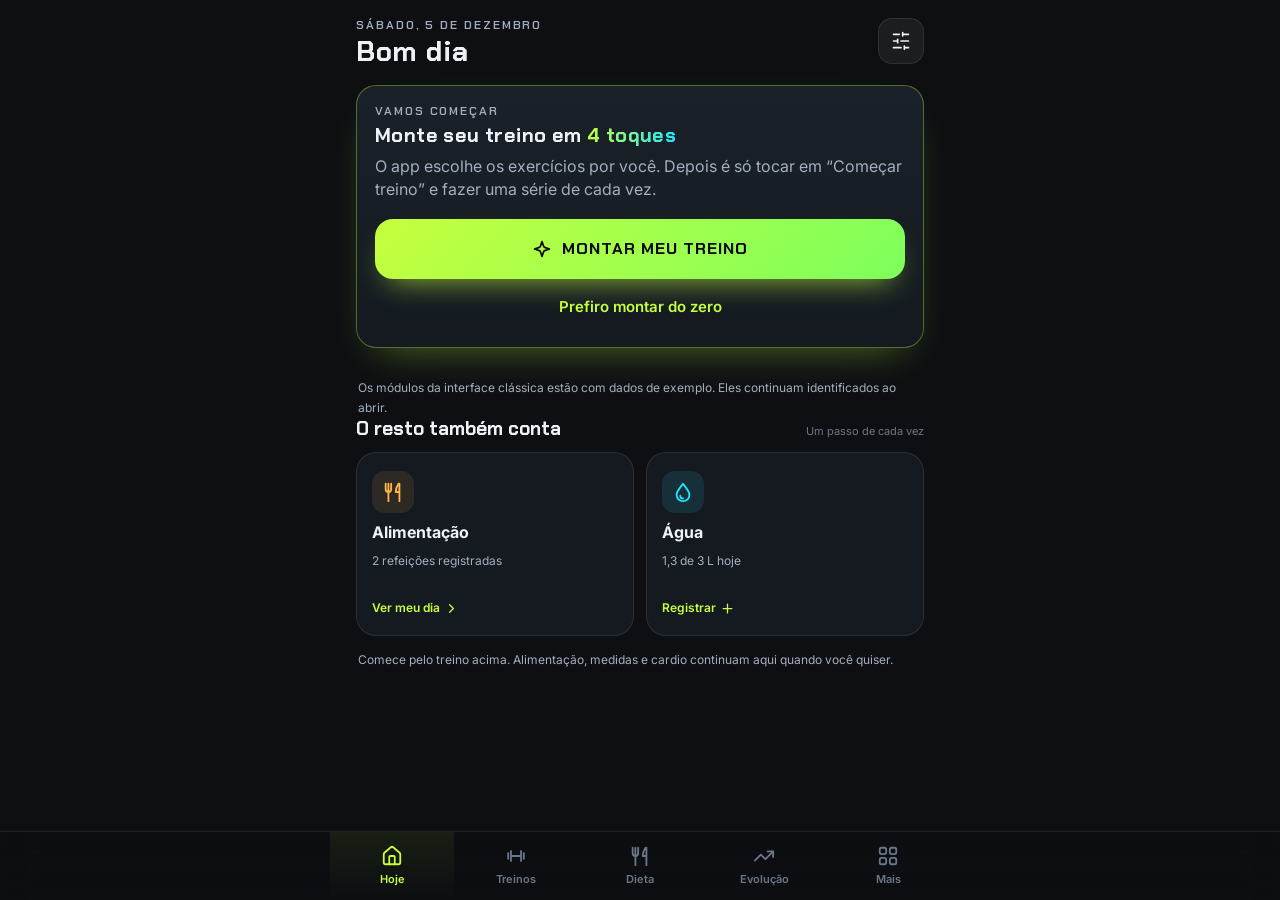
<file: app/simples/index.html>
<!DOCTYPE html>
<html lang="pt-BR">
<head>
<meta charset="UTF-8">
<script>
  /* /simples (sem barra no fim) → /simples/ , para os caminhos relativos funcionarem */
  if (/\/simples$/.test(location.pathname)) location.replace(location.pathname + '/' + location.search + location.hash);
</script>
<meta name="viewport" content="width=device-width, initial-scale=1, viewport-fit=cover">
<meta name="theme-color" content="#0d0f12">
<meta name="color-scheme" content="dark">
<meta name="mobile-web-app-capable" content="yes">
<meta name="apple-mobile-web-app-capable" content="yes">
<meta name="apple-mobile-web-app-status-bar-style" content="black-translucent">
<meta name="apple-mobile-web-app-title" content="PULSO">
<meta name="description" content="PULSO — treino guiado, alimentação, medidas e evolução. Uma rotina completa, um passo de cada vez.">
<title>PULSO · Treino, dieta e evolução</title>
<link rel="icon" href="data:image/svg+xml,%3Csvg xmlns='http://www.w3.org/2000/svg' viewBox='0 0 64 64'%3E%3Crect width='64' height='64' rx='16' fill='%230d0f12'/%3E%3Cpath d='M8 34h12l6-14 10 26 6-12h14' fill='none' stroke='%23c6ff3d' stroke-width='5' stroke-linecap='round' stroke-linejoin='round'/%3E%3C/svg%3E">
<link rel="manifest" href="manifest.webmanifest">
<link rel="apple-touch-icon" href="../icons/icon-192.png">
<link rel="preconnect" href="https://fonts.googleapis.com">
<link rel="preconnect" href="https://fonts.gstatic.com" crossorigin>
<link href="https://fonts.googleapis.com/css2?family=Chakra+Petch:wght@600;700&family=Inter:wght@400;500;600;700;800&display=swap" rel="stylesheet">
<link rel="stylesheet" href="estilo.css?v=3.1.0">
<link rel="stylesheet" href="rotina.css?v=3.1.0">
</head>
<body>
<div id="app"><div class="splash"><b>PULSO</b><small>Sua rotina</small></div></div>
<div id="camadas"></div>
<noscript><p style="padding:24px">O PULSO precisa de JavaScript ligado para funcionar.</p></noscript>

<script defer src="js/dados.js?v=3.1.0"></script>
<script defer src="js/fotos.js?v=3.1.0"></script>
<script defer src="js/util.js?v=3.1.0"></script>
<script defer src="js/estado.js?v=3.1.0"></script>
<script defer src="js/plano.js?v=3.1.0"></script>
<script defer src="js/treino.js?v=3.1.0"></script>
<script defer src="js/telas.js?v=3.1.0"></script>
<script defer src="js/rotina.js?v=3.1.0"></script>
<script defer src="js/app.js?v=3.1.0"></script>
</body>
</html>
</file>
<file: app/simples/estilo.css>
/* PULSO Simples — visual calmo: poucas cores, botões grandes, uma ação principal por tela */
:root{
  --bg:#0d0f12; --card:#151a21; --card2:#1b222b;
  --linha:rgba(255,255,255,.09); --linha2:rgba(255,255,255,.16);
  --texto:#eef2f7; --suave:#a3afbf; --fraco:#6b7687;
  --lima:#c6ff3d; --ciano:#22e4ff; --verm:#ff5470; --amar:#ffb547; --viol:#a78bfa;
  --r:20px;
  --display:'Chakra Petch','Inter',system-ui,sans-serif;
  --font:'Inter',system-ui,-apple-system,'Segoe UI',Roboto,sans-serif;
  --safe-t:env(safe-area-inset-top,0px); --safe-b:env(safe-area-inset-bottom,0px);
  --aba-h:66px;
}
*,*::before,*::after{box-sizing:border-box;margin:0;padding:0}
html{background:var(--bg);-webkit-text-size-adjust:100%}
body{font-family:var(--font);color:var(--texto);background:var(--bg);font-size:16px;line-height:1.45;min-height:100vh;min-height:100dvh;-webkit-font-smoothing:antialiased;-webkit-tap-highlight-color:transparent;overflow-x:hidden}
body::before{content:"";position:fixed;inset:0;z-index:-1;pointer-events:none;background:radial-gradient(520px 380px at -10% -8%,rgba(198,255,61,.09),transparent 60%),radial-gradient(520px 520px at 115% 105%,rgba(34,228,255,.07),transparent 62%)}
body.trava{overflow:hidden}
button{font:inherit;color:inherit;background:none;border:0;cursor:pointer;touch-action:manipulation;-webkit-user-select:none;user-select:none}
input{font:inherit;color:inherit}
h1,h2,h3{font-family:var(--display);letter-spacing:.02em;line-height:1.15}
.ic{width:20px;height:20px;flex-shrink:0}
.suave{color:var(--suave)} .fraco{color:var(--fraco)} .peq{font-size:13.5px} .centro{text-align:center}
.linha{display:flex;align-items:center;gap:10px} .cresce{flex:1;min-width:0}
.grade2{display:grid;grid-template-columns:1fr 1fr;gap:12px}
.olho{font:600 12px/1.2 var(--display);letter-spacing:.16em;text-transform:uppercase;color:var(--suave)}
.degrade{background:linear-gradient(90deg,var(--lima),var(--ciano));-webkit-background-clip:text;background-clip:text;color:transparent}
.splash{min-height:100dvh;display:grid;place-content:center;text-align:center;gap:4px;font-family:var(--display)}
.splash b{font-size:34px;letter-spacing:.3em}.splash small{color:var(--suave);letter-spacing:.3em;text-transform:uppercase;font-size:12px}

#app{max-width:520px;margin:0 auto;min-height:100dvh}

/* ---------- telas com abas ---------- */
.tela{padding:calc(18px + var(--safe-t)) 18px calc(var(--aba-h) + 30px + var(--safe-b));display:flex;flex-direction:column;gap:16px;animation:sobe .35s cubic-bezier(.2,.8,.2,1) both}
@keyframes sobe{from{opacity:0;transform:translateY(10px)}to{opacity:1;transform:none}}
.cab{display:flex;align-items:flex-start;justify-content:space-between;gap:12px}
.cab h1{font-size:28px;margin-top:4px}
.btn-icone{width:46px;height:46px;border-radius:14px;display:grid;place-items:center;background:rgba(255,255,255,.06);border:1px solid var(--linha);flex-shrink:0}
.btn-icone:active{transform:scale(.93)}
.abas{position:fixed;left:0;right:0;bottom:0;z-index:20;background:rgba(13,15,18,.92);-webkit-backdrop-filter:blur(16px);backdrop-filter:blur(16px);border-top:1px solid var(--linha);padding-bottom:var(--safe-b)}
.abas-in{display:grid;grid-template-columns:repeat(3,1fr);max-width:520px;margin:0 auto}
.aba{height:var(--aba-h);display:flex;flex-direction:column;align-items:center;justify-content:center;gap:3px;font-size:12.5px;font-weight:600;color:var(--fraco)}
.aba .ic{width:24px;height:24px}
.aba.on{color:var(--lima)}

/* ---------- cartões ---------- */
.cartao{background:var(--card);border:1px solid var(--linha);border-radius:var(--r);padding:18px}
.cartao.destaque{background:linear-gradient(180deg,#1a2129,#141a20);border-color:rgba(198,255,61,.35);box-shadow:0 18px 40px -22px rgba(198,255,61,.45)}
.cartao h2{font-size:20px}
.cartao h3{font-size:17px}
.titulo-sec{font:700 13px var(--display);letter-spacing:.14em;text-transform:uppercase;color:var(--suave);margin:6px 2px -4px}
.vazio{display:flex;flex-direction:column;align-items:center;gap:10px;text-align:center;color:var(--suave);padding:22px 10px}
.vazio .ic{width:34px;height:34px;color:var(--fraco)}

/* ---------- botões ---------- */
.btn{display:inline-flex;align-items:center;justify-content:center;gap:10px;min-height:50px;padding:0 18px;border-radius:15px;border:1px solid var(--linha2);background:rgba(255,255,255,.06);font-weight:600;font-size:15.5px;transition:transform .12s}
.btn:active{transform:scale(.97)}
.btn-pri{background:linear-gradient(135deg,var(--lima),#7dff5c);color:#0a0c0f;border:0;font-family:var(--display);font-weight:700;letter-spacing:.06em;text-transform:uppercase;font-size:16.5px;min-height:60px;border-radius:18px;box-shadow:0 14px 30px -14px rgba(198,255,61,.75)}
.btn-bloco{width:100%}
.btn-peq{min-height:40px;padding:0 14px;font-size:14px;border-radius:12px}
.btn-link{color:var(--lima);font-weight:600;font-size:15px;padding:10px 8px;min-height:44px;display:inline-flex;align-items:center;gap:6px;justify-content:center}
.btn-perigo{color:var(--verm);border-color:rgba(255,84,112,.4);background:rgba(255,84,112,.08)}
.btn[disabled]{opacity:.4;pointer-events:none}
.chip{padding:9px 15px;border-radius:999px;border:1px solid var(--linha);background:rgba(255,255,255,.04);font-weight:600;font-size:14px;color:var(--suave);white-space:nowrap;flex-shrink:0}
.chip.on{background:var(--lima);color:#0a0c0f;border-color:transparent}
.chips{display:flex;gap:8px;overflow-x:auto;scrollbar-width:none;margin:0 -18px;padding:2px 18px}
.chips::-webkit-scrollbar{display:none}
.chips.quebra{flex-wrap:wrap;overflow:visible;margin:0;padding:0}

/* ---------- fotos dos exercícios (2 quadros que se alternam) ---------- */
.foto{position:relative;overflow:hidden;background:#0b0f14}
.foto img{position:absolute;inset:0;width:100%;height:100%;object-fit:cover;-webkit-user-drag:none;user-select:none}
.foto.encaixa img{object-fit:contain}
.foto.anim .f1{opacity:0;animation:fx 2.8s ease-in-out infinite}
@keyframes fx{0%,34%{opacity:0}48%,84%{opacity:1}98%,100%{opacity:0}}
.foto.parada .f1{display:none}
.mini{position:relative;width:52px;height:52px;border-radius:14px;overflow:hidden;flex-shrink:0;border:1px solid var(--linha)}
.mini .foto{position:absolute;inset:0}
.minis{display:flex;gap:8px;flex-wrap:nowrap;overflow:hidden}
.minis .mais{width:52px;height:52px;border-radius:14px;display:grid;place-items:center;background:rgba(255,255,255,.06);font-weight:700;font-size:14px;color:var(--suave);flex-shrink:0}
.sem-foto{width:100%;height:100%;display:grid;place-items:center;color:var(--fraco)}

/* ---------- Hoje ---------- */
.semana{display:grid;grid-template-columns:repeat(7,1fr);gap:6px;margin:12px 0 10px}
.dia{display:flex;flex-direction:column;align-items:center;gap:6px;font-size:12px;font-weight:600;color:var(--fraco)}
.dia i{width:34px;height:34px;border-radius:50%;display:grid;place-items:center;border:2px solid var(--linha2);font-style:normal}
.dia i .ic{width:18px;height:18px}
.dia.feito i{background:var(--lima);border-color:var(--lima);color:#0a0c0f}
.dia.hoje{color:var(--texto)} .dia.hoje i{border-color:var(--lima)}
.selo{display:inline-flex;align-items:center;gap:6px;padding:5px 11px;border-radius:999px;background:rgba(255,181,71,.12);border:1px solid rgba(255,181,71,.35);color:var(--amar);font-weight:700;font-size:13px}
.selo .ic{width:16px;height:16px}
.proximo-nome{font-size:27px;margin:6px 0 2px}
.meta{display:flex;flex-wrap:wrap;gap:6px 16px;color:var(--suave);font-size:14px;margin:12px 0 16px}
.meta span{display:inline-flex;align-items:center;gap:6px}.meta .ic{width:16px;height:16px}
.dica{display:flex;gap:12px;align-items:flex-start;background:rgba(34,228,255,.07);border:1px solid rgba(34,228,255,.28);border-radius:16px;padding:14px;font-size:14.5px}
.dica .ic{color:var(--ciano);margin-top:2px}
.dica button{margin-top:8px;color:var(--ciano);font-weight:700;font-size:14px;min-height:36px}
.dica.compacta{align-items:center;padding:10px 12px;font-size:13.5px;line-height:1.35;gap:10px}
.dica.compacta .ic{margin-top:0}
.dica.compacta button{margin:0;padding:0 10px;min-height:36px;border-radius:10px;border:1px solid rgba(34,228,255,.4);flex-shrink:0}
.letra{width:46px;height:46px;border-radius:14px;display:grid;place-items:center;font:700 22px var(--display);background:rgba(198,255,61,.14);border:1px solid rgba(198,255,61,.4);color:var(--lima);flex-shrink:0}
.letra.gde{width:54px;height:54px;font-size:26px;border-radius:16px}

/* ---------- Plano ---------- */
.treino-card{display:flex;flex-direction:column;gap:12px;width:100%;text-align:left}
.treino-card .topo{display:flex;align-items:center;gap:14px}
.treino-card h3{font-size:19px}
.lista-ex{display:flex;flex-direction:column}
.ex-linha{display:flex;align-items:center;gap:12px;padding:12px 0;border-bottom:1px solid var(--linha);width:100%;text-align:left}
.ex-linha:last-child{border-bottom:0}
.ex-linha .nome{font-weight:600;font-size:15.5px;line-height:1.25}
.ex-linha .sub{color:var(--suave);font-size:13.5px}
.ex-linha .seta{color:var(--fraco)}
.edita{display:flex;align-items:center;gap:6px;flex-wrap:wrap;margin-top:8px}
.mini-stp{display:inline-flex;align-items:center;gap:2px;background:rgba(255,255,255,.05);border:1px solid var(--linha);border-radius:12px;padding:2px}
.mini-stp button{width:36px;height:36px;border-radius:10px;display:grid;place-items:center;font-size:20px;font-weight:700}
.mini-stp button:active{background:rgba(255,255,255,.1)}
.mini-stp span{min-width:56px;text-align:center;font-weight:700;font-size:14.5px}
.acao-mini{width:40px;height:40px;border-radius:12px;display:grid;place-items:center;background:rgba(255,255,255,.05);border:1px solid var(--linha)}
.acao-mini.perigo{color:var(--verm)}
.acao-mini[disabled]{opacity:.3;pointer-events:none}

/* ---------- folhas (janelas que sobem) ---------- */
#camadas{position:relative;z-index:60}
.folha-fundo{position:fixed;inset:0;background:rgba(5,7,10,.7);-webkit-backdrop-filter:blur(4px);backdrop-filter:blur(4px);display:flex;align-items:flex-end;justify-content:center;animation:esmaece .2s both}
@keyframes esmaece{from{opacity:0}to{opacity:1}}
.folha{width:100%;max-width:520px;max-height:92dvh;display:flex;flex-direction:column;background:#12171d;border:1px solid var(--linha2);border-bottom:0;border-radius:26px 26px 0 0;animation:sobe-folha .28s cubic-bezier(.2,.8,.2,1) both}
@keyframes sobe-folha{from{transform:translateY(40px);opacity:.4}to{transform:none;opacity:1}}
.folha-pega{width:42px;height:5px;border-radius:5px;background:var(--linha2);margin:10px auto 0;flex-shrink:0}
.folha-topo{display:flex;align-items:center;justify-content:space-between;gap:10px;padding:12px 18px 10px;flex-shrink:0}
.folha-topo h2{font-size:21px}
.folha-corpo{overflow-y:auto;padding:4px 18px calc(22px + var(--safe-b));display:flex;flex-direction:column;gap:14px;-webkit-overflow-scrolling:touch}
.folha-corpo>*{flex-shrink:0}
.folha-corpo .foto{border-radius:18px;aspect-ratio:3/2}
.rotulo{font:700 12px var(--display);letter-spacing:.14em;text-transform:uppercase;color:var(--suave)}
.etiqueta{display:inline-flex;padding:4px 10px;border-radius:999px;background:rgba(255,255,255,.07);font-size:13px;font-weight:600;color:var(--suave)}
.etiquetas{display:flex;flex-wrap:wrap;gap:6px}
.busca{width:100%;height:50px;border-radius:14px;border:1px solid var(--linha2);background:rgba(255,255,255,.05);padding:0 16px;font-size:16px}
.busca:focus,.campo-txt:focus,.stp-n:focus{outline:2px solid var(--lima);outline-offset:1px}
.campo-txt{width:100%;height:52px;border-radius:14px;border:1px solid var(--linha2);background:rgba(255,255,255,.05);padding:0 16px;font-size:17px}
.item-escolha{display:flex;align-items:center;gap:12px;padding:10px;border-radius:16px;border:1px solid var(--linha);background:rgba(255,255,255,.03);width:100%;text-align:left}
.item-escolha .mini{width:58px;height:58px}
.item-escolha.ja{opacity:.5}
.toast{position:fixed;left:50%;top:calc(14px + var(--safe-t));transform:translateX(-50%);max-width:calc(100% - 36px);background:#222b36;border:1px solid var(--linha2);border-radius:14px;padding:12px 18px;font-weight:600;font-size:14.5px;z-index:90;animation:sobe .25s both;box-shadow:0 14px 34px -10px rgba(0,0,0,.8)}

/* ---------- assistente (montar o treino) ---------- */
.tela-cheia{min-height:100dvh;display:flex;flex-direction:column;padding:calc(14px + var(--safe-t)) 18px calc(24px + var(--safe-b))}
.assist-topo{display:flex;align-items:center;gap:12px;height:48px}
.pontos{display:flex;gap:6px;flex:1;justify-content:center}
.pontos i{height:6px;flex:1;max-width:44px;border-radius:6px;background:var(--linha2)}
.pontos i.on{background:var(--lima)}
.assist-corpo{flex:1;display:flex;flex-direction:column;gap:14px;padding-top:18px;animation:sobe .3s both}
.assist-corpo h1{font-size:28px;line-height:1.15}
.opcoes{display:flex;flex-direction:column;gap:10px;margin-top:6px}
.opcao{display:flex;align-items:center;gap:14px;width:100%;text-align:left;padding:16px;border-radius:18px;background:var(--card);border:1.5px solid var(--linha);min-height:68px}
.opcao:active{transform:scale(.98)}
.opcao.on{border-color:var(--lima);background:rgba(198,255,61,.08)}
.opcao .ic-box{width:44px;height:44px;border-radius:13px;display:grid;place-items:center;background:rgba(198,255,61,.12);color:var(--lima);flex-shrink:0}
.opcao b{display:block;font-size:17px;line-height:1.2}
.opcao small{display:block;color:var(--suave);font-size:13.5px;margin-top:2px}
.grade-num{display:grid;grid-template-columns:repeat(auto-fit,minmax(70px,1fr));gap:10px}
.grade-num .opcao{flex-direction:column;justify-content:center;text-align:center;padding:18px 8px;gap:2px}
.grade-num .opcao b{font:700 30px var(--display)}
.grade-num .opcao small{margin:0}
.rodape-fixo{display:flex;flex-direction:column;gap:8px;padding:14px 0 4px;position:sticky;bottom:0;margin-top:auto;background:linear-gradient(180deg,rgba(13,15,18,0),var(--bg) 28%)}

/* ---------- treinando (uma coisa por vez) ---------- */
.treinando{height:100dvh;display:flex;flex-direction:column;max-width:520px;margin:0 auto}
.tr-topo{display:flex;align-items:center;gap:12px;padding:calc(10px + var(--safe-t)) 14px 8px;flex-shrink:0}
.tr-info{flex:1;min-width:0}
.tr-info b{display:block;font-size:14.5px}
.tr-barra{height:6px;border-radius:6px;background:var(--linha2);margin-top:6px;overflow:hidden}
.tr-barra i{display:block;height:100%;background:linear-gradient(90deg,var(--lima),var(--ciano));border-radius:6px;transition:width .4s}
.tr-tempo{font:700 16px var(--display);color:var(--suave);min-width:54px;text-align:right}
.tr-corpo{flex:1;overflow-y:auto;padding:4px 18px 12px;display:flex;flex-direction:column;gap:12px;-webkit-overflow-scrolling:touch}
.tr-foto{border-radius:20px;aspect-ratio:16/9;max-height:32dvh;width:100%;border:1px solid var(--linha);flex-shrink:0}
.tr-nome{font-size:24px;line-height:1.15}
.tr-como{background:rgba(255,255,255,.04);border:1px solid var(--linha);border-radius:14px;padding:12px 14px}
.tr-como summary{font-weight:700;font-size:14.5px;cursor:pointer;list-style:none;display:flex;align-items:center;justify-content:space-between}
.tr-como summary::-webkit-details-marker{display:none}
.tr-como p{margin-top:8px;color:var(--suave);font-size:15px}
.tr-base{flex-shrink:0;padding:12px 18px calc(14px + var(--safe-b));background:linear-gradient(180deg,rgba(13,15,18,0),#0d0f12 18%);border-top:1px solid var(--linha);display:flex;flex-direction:column;gap:10px}
.serie-tit{display:flex;align-items:center;justify-content:space-between;gap:10px}
.serie-tit b{font:700 19px var(--display)}
.bolinhas{display:flex;gap:6px;align-items:center}
.bolinhas i{width:12px;height:12px;border-radius:50%;background:var(--linha2)}
.bolinhas i.ok{background:var(--lima)}
.bolinhas i.atual{background:transparent;border:2px solid var(--lima)}
.campos{display:grid;gap:8px}
.campo{display:flex;align-items:center;justify-content:space-between;gap:10px;background:var(--card);border:1px solid var(--linha);border-radius:18px;padding:7px 8px 7px 16px}
.campo label{flex-shrink:0;width:88px;font:700 12px/1.25 var(--display);letter-spacing:.1em;color:var(--suave);text-align:left}
.stp{display:flex;align-items:center;justify-content:space-between;gap:2px;flex:1;max-width:236px}
.stp-b{width:54px;height:54px;border-radius:14px;font-size:28px;font-weight:700;display:grid;place-items:center;background:rgba(255,255,255,.07);flex-shrink:0}
.stp-b:active{background:rgba(198,255,61,.25)}
.stp-n{width:100%;min-width:0;text-align:center;font:700 32px var(--display);background:transparent;border:0;height:54px;border-radius:12px}
.dica-carga{font-size:13.5px;color:var(--suave);text-align:center;min-height:20px}
.dica-carga b{color:var(--lima)}
.fiz{display:flex;gap:6px;flex-wrap:wrap;justify-content:center}
.fiz .etiqueta{background:rgba(198,255,61,.12);color:var(--lima)}
.cronometro{font:700 64px var(--display);text-align:center;color:var(--lima);padding:8px 0;min-height:104px;display:grid;place-items:center}
.cronometro.prep{font-size:34px}

/* descanso */
.descanso{flex:1;min-height:0;overflow-y:auto;display:flex;flex-direction:column;align-items:center;justify-content:center;gap:18px;padding:12px 18px;text-align:center}
.descanso>*{flex-shrink:0}
.descanso .dica{width:100%;text-align:left}
.tr-base .btn{white-space:nowrap}
.anel{position:relative;width:min(62vw,250px,36dvh);aspect-ratio:1}
.anel svg{width:100%;height:100%;transform:rotate(-90deg)}
.anel circle{fill:none;stroke-width:9}
.anel .trilho{stroke:var(--linha2)} .anel .prog{stroke:var(--lima);stroke-linecap:round;transition:stroke-dashoffset .3s linear}
.anel-n{position:absolute;inset:0;display:grid;place-content:center;gap:2px}
.anel-n b{font:700 56px var(--display);line-height:1}
.anel-n small{color:var(--suave);font-weight:600;letter-spacing:.1em;text-transform:uppercase;font-size:12px}
.prox{display:flex;align-items:center;gap:12px;text-align:left;background:var(--card);border:1px solid var(--linha);border-radius:18px;padding:10px 14px 10px 10px;width:100%;max-width:400px}
.prox .mini{width:60px;height:60px}

/* resumo final */
.resumo{padding:calc(24px + var(--safe-t)) 18px calc(24px + var(--safe-b));min-height:100dvh;display:flex;flex-direction:column;gap:16px;animation:sobe .4s both}
.resumo h1{font-size:30px;text-align:center}
.estat3{display:grid;grid-template-columns:repeat(3,1fr);gap:10px}
.estat{background:var(--card);border:1px solid var(--linha);border-radius:16px;padding:14px 8px;text-align:center}
.estat b{display:block;font:700 26px var(--display)}
.estat small{color:var(--suave);font-size:12.5px}
.avanco{display:flex;align-items:center;justify-content:space-between;gap:10px;padding:10px 0;border-bottom:1px solid var(--linha);font-size:15px}
.avanco:last-child{border-bottom:0}
.sobe{color:var(--lima);font-weight:700;white-space:nowrap}
.confete{font-size:54px;text-align:center;line-height:1}

/* ---------- evolução ---------- */
.estats{display:grid;grid-template-columns:repeat(3,1fr);gap:10px}
.grafico{width:100%;height:auto;display:block}
.grafico .eixo{stroke:var(--linha2);stroke-width:1}
.grafico .linha{fill:none;stroke:var(--lima);stroke-width:3;stroke-linecap:round;stroke-linejoin:round}
.grafico .area{fill:rgba(198,255,61,.12)}
.grafico .ponto{fill:var(--lima)}
.grafico text{fill:var(--suave);font-size:11px;font-family:var(--font)}
.linha-hist{display:flex;align-items:center;gap:12px;padding:12px 0;border-bottom:1px solid var(--linha);width:100%;text-align:left}
.linha-hist:last-child{border-bottom:0}
.linha-hist .cresce b{display:block;font-size:15.5px}
.linha-hist small{color:var(--suave);font-size:13px}
.barras{display:flex;align-items:flex-end;gap:10px;height:96px;margin-top:10px}
.barra{flex:1;display:flex;flex-direction:column;align-items:center;justify-content:flex-end;gap:6px;height:100%}
.barra i{display:block;width:100%;border-radius:8px 8px 4px 4px;background:rgba(198,255,61,.25);min-height:4px}
.barra.cheia i{background:var(--lima)}
.barra small{font-size:11.5px;color:var(--fraco)}
.barra b{font-size:12.5px}

/* ---------- ajustes ---------- */
.ajuste{display:flex;align-items:center;justify-content:space-between;gap:12px;padding:12px 0;border-bottom:1px solid var(--linha)}
.ajuste:last-child{border-bottom:0}
.ajuste b{font-size:15.5px;display:block}
.interruptor{width:54px;height:32px;border-radius:32px;background:var(--linha2);position:relative;flex-shrink:0;transition:background .2s}
.interruptor::after{content:"";position:absolute;left:4px;top:4px;width:24px;height:24px;border-radius:50%;background:#fff;transition:transform .2s}
.interruptor.on{background:var(--lima)} .interruptor.on::after{transform:translateX(22px)}
.versao{text-align:center;color:var(--fraco);font-size:12.5px;padding:6px 0}

@media (prefers-reduced-motion:reduce){.tela,.assist-corpo,.resumo,.folha{animation:none}.foto.anim .f1{animation-duration:5s}}
@media (max-height:700px){.descanso{gap:12px}.descanso .dica{display:none}.anel-n b{font-size:44px}.tr-foto{max-height:24dvh}.stp-b{height:46px}.stp-n{height:46px;font-size:28px}.cronometro{font-size:52px}}
</file>
<file: app/simples/rotina.css>
﻿/* Rotina completa: mesma linguagem visual, com os recursos organizados por objetivo. */
.abas-in{grid-template-columns:repeat(5,minmax(0,1fr))}
.aba{font-size:11px;gap:5px;min-width:0;min-height:68px}
.aba.on{background:linear-gradient(180deg,rgba(198,255,61,.07),transparent)}
.aba .ic{width:22px;height:22px}
.rotina-titulo{display:flex;justify-content:space-between;align-items:baseline;gap:12px;margin-bottom:12px}
.rotina-titulo h2{font-size:19px;letter-spacing:0}
.rotina-titulo>span{color:var(--fraco);font-size:11px;text-align:right}
.rotina-grade{display:grid;grid-template-columns:1fr 1fr;gap:12px}
.rotina-atalho{display:flex;flex-direction:column;align-items:flex-start;text-align:left;gap:8px;background:var(--card);border:1px solid var(--linha);border-radius:20px;padding:18px 15px;min-height:184px}
.rotina-atalho>b{font-size:16px}.rotina-atalho>small{color:var(--suave);font-size:12px;line-height:1.5;flex:1}
.rotina-icone{width:42px;height:42px;border-radius:13px;display:inline-flex;align-items:center;justify-content:center;flex-shrink:0;background:rgba(198,255,61,.09);color:var(--lima)}
.rotina-icone .ic{width:22px;height:22px}.cor-dieta{color:#ffb547;background:rgba(255,181,71,.1)}.cor-agua{color:var(--ciano);background:rgba(34,228,255,.1)}
.rotina-link{display:flex;gap:4px;align-items:center;color:var(--lima);font-size:12px;font-weight:600}.rotina-link .ic{width:15px;height:15px}
.rotina-convite{font-size:12px;line-height:1.65;color:var(--suave);margin:14px 2px 0}
.rotina-proximo{display:flex;align-items:center;gap:12px;text-align:left;width:100%;padding:16px 14px;margin-top:12px;border:1px solid rgba(198,255,61,.24);border-radius:18px;background:rgba(198,255,61,.035)}
.rotina-proximo small{display:block;font-size:10px;letter-spacing:.1em;color:var(--suave);margin-bottom:4px}.rotina-proximo b{font-size:14px;line-height:1.4;display:block}
.rotina-lista{padding:0;overflow:hidden}.rotina-item{width:100%;display:flex;align-items:center;gap:12px;padding:17px 15px;text-align:left;min-height:83px}.rotina-item+.rotina-item{border-top:1px solid var(--linha)}
.rotina-item b{display:block;font-size:15px}.rotina-item small{display:block;font-size:12px;line-height:1.55;color:var(--suave);margin-top:4px}.rotina-item>.ic{width:16px;color:var(--fraco)}
.rotina-filtros{display:flex;gap:4px;background:var(--card);padding:5px;border:1px solid var(--linha);border-radius:14px}
.rotina-filtros button{flex:1;min-height:40px;border-radius:10px;font-size:13px;color:var(--suave)}.rotina-filtros button.on{background:var(--card2);color:var(--lima);font-weight:700}
.tela-modulo{gap:12px;padding-left:12px;padding-right:12px}.tela-modulo>.cab{padding:0 6px}
.rotina-frame{display:block;width:100%;border:0;background:var(--bg);height:calc(100dvh - 210px - var(--safe-t) - var(--safe-b));min-height:340px;border-radius:14px}
.tela-modulo:has(.rotina-filtros) .rotina-frame{height:calc(100dvh - 260px - var(--safe-t) - var(--safe-b))}
.rotina-ajuda{font-size:11px;color:var(--fraco);text-align:center}.rotina-backup{display:grid;gap:12px}.rotina-backup>div{display:flex;gap:10px;align-items:center}.rotina-backup h2{font-size:18px}.rotina-backup>div>.ic{color:var(--ciano)}
.rotina-classica{display:flex;align-items:center;justify-content:center;gap:8px;color:var(--suave);font-size:13px;text-decoration:none;min-height:44px}.rotina-classica .ic{width:15px}.rotina-versao{font-size:11px;color:var(--fraco);text-align:center}
button:focus-visible,a:focus-visible{outline:2px solid var(--ciano);outline-offset:4px}
@media(min-width:700px){#app{max-width:620px}.abas-in{max-width:620px}.tela{padding-left:26px;padding-right:26px}.tela-modulo{padding-left:18px;padding-right:18px}}
@media(max-width:360px){.rotina-atalho{padding:14px 11px;min-height:180px}.rotina-titulo{align-items:flex-start}.rotina-titulo h2{font-size:17px}.rotina-item{padding:15px 12px}.rotina-item b{font-size:14px}.aba{font-size:10px}.tela-modulo>.cab p{font-size:12px}}
@media(prefers-reduced-motion:reduce){.tela{animation:none}*{scroll-behavior:auto!important}}
</file>
